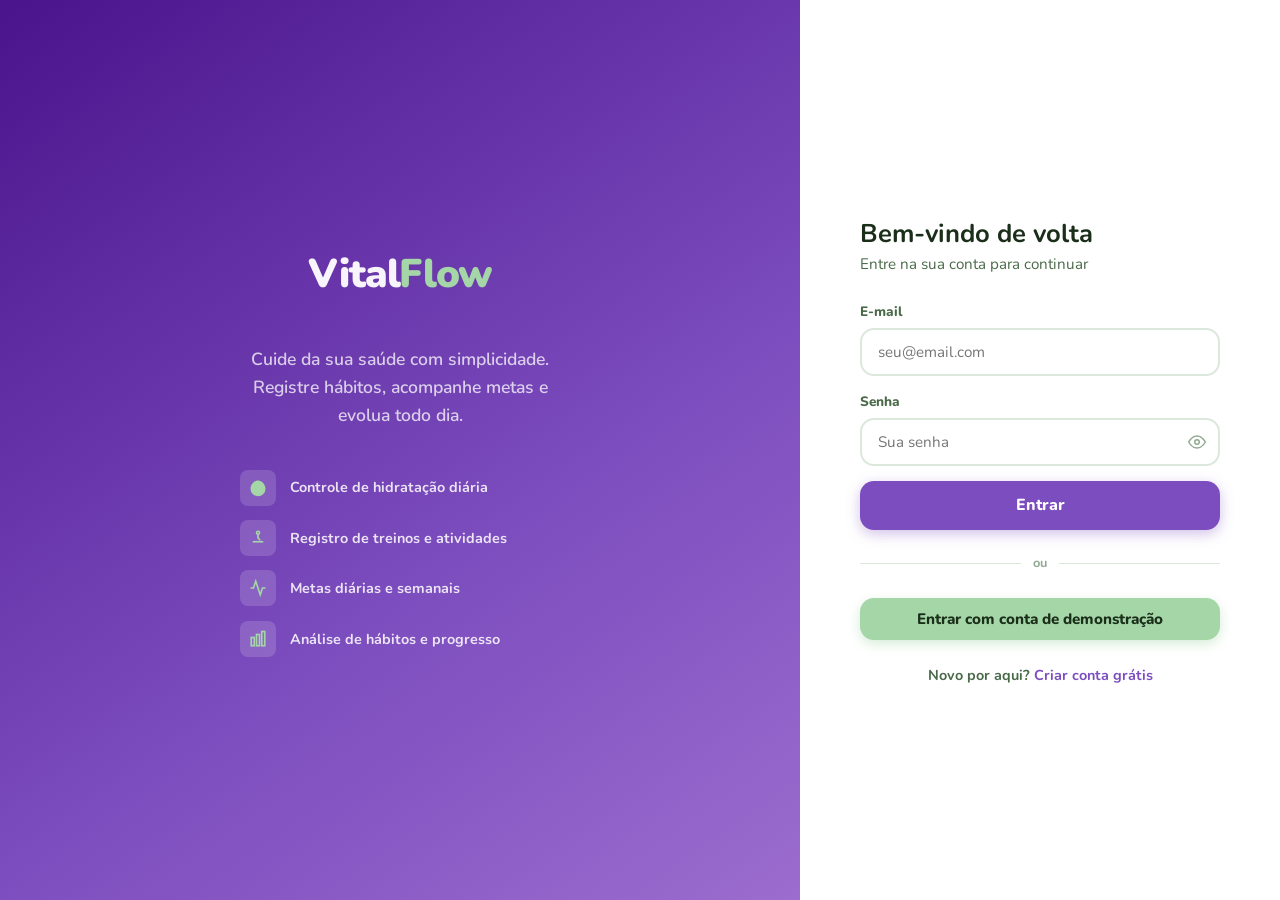
<file: index.html>
<!DOCTYPE html>
<html lang="pt-BR">
<head>
  <meta charset="UTF-8"/>
  <meta name="viewport" content="width=device-width,initial-scale=1.0"/>
  <title>VitalFlow — Entrar</title>
  <link rel="preconnect" href="https://fonts.googleapis.com"/>
  <link rel="preconnect" href="https://fonts.gstatic.com" crossorigin/>
  <link href="https://fonts.googleapis.com/css2?family=Nunito:wght@400;600;700;800;900&display=swap" rel="stylesheet"/>
  <link rel="stylesheet" href="css/style.css"/>
  <style>
    body {
      display: flex;
      min-height: 100vh;
      background: var(--mint-light);
    }

    /* ── Left panel — decorative ── */
    .login-left {
      flex: 1;
      background: linear-gradient(145deg, var(--purple-dark) 0%, var(--purple) 60%, #9c6dce 100%);
      display: flex;
      flex-direction: column;
      align-items: center;
      justify-content: center;
      padding: 3rem 4rem;
      gap: 2.5rem;
      min-width: 400px;
    }
    .login-left .brand {
      font-size: 2.5rem;
      font-weight: 900;
      color: rgba(255,255,255,.95);
      letter-spacing: -.03em;
    }
    .login-left .brand span { color: var(--mint-dark); }
    .login-left .tagline {
      font-size: 1.1rem;
      color: rgba(255,255,255,.75);
      text-align: center;
      font-weight: 600;
      line-height: 1.6;
      max-width: 340px;
    }
    .features-list {
      display: flex;
      flex-direction: column;
      gap: .9rem;
      width: 100%;
      max-width: 320px;
    }
    .feature-row {
      display: flex;
      align-items: center;
      gap: .9rem;
      color: rgba(255,255,255,.85);
      font-size: .9rem;
      font-weight: 700;
    }
    .feature-row .f-icon {
      width: 36px; height: 36px;
      border-radius: var(--r-sm);
      background: rgba(255,255,255,.15);
      display: flex; align-items: center; justify-content: center;
      flex-shrink: 0;
    }
    .feature-row .f-icon svg { width: 18px; height: 18px; color: var(--mint-dark); }

    /* ── Right panel — form ── */
    .login-right {
      width: 480px;
      flex-shrink: 0;
      display: flex;
      flex-direction: column;
      align-items: center;
      justify-content: center;
      padding: 3rem 3.5rem;
      background: var(--white);
    }
    .login-form-wrap {
      width: 100%;
      max-width: 360px;
      display: flex;
      flex-direction: column;
      gap: 1.5rem;
    }
    .login-form-wrap h2 { color: var(--gray-900); }
    .login-form-wrap > p { color: var(--gray-600); font-size: .9rem; }

    .form-stack { display: flex; flex-direction: column; gap: .9rem; }

    .pw-wrap { position: relative; }
    .pw-wrap .input { padding-right: 3rem; }
    .pw-toggle {
      position: absolute; right: .85rem; top: 50%;
      transform: translateY(-50%);
      background: none; border: none;
      color: var(--gray-400); cursor: pointer;
      display: flex; align-items: center;
    }
    .pw-toggle:hover { color: var(--purple); }
    .pw-toggle svg { width: 18px; height: 18px; }

    .login-divider {
      display: flex; align-items: center; gap: .75rem;
      color: var(--gray-400); font-size: .8rem; font-weight: 700;
    }
    .login-divider::before, .login-divider::after {
      content: ''; flex: 1; height: 1px; background: var(--gray-200);
    }

    .signup-row {
      text-align: center;
      font-size: .85rem;
      font-weight: 700;
      color: var(--gray-600);
    }
    .signup-row a { color: var(--purple); text-decoration: none; }
    .signup-row a:hover { text-decoration: underline; }

    /* spinner */
    .spinner {
      width: 18px; height: 18px;
      border: 2.5px solid rgba(255,255,255,.4);
      border-top-color: #fff;
      border-radius: 50%;
      animation: spin .7s linear infinite;
      display: none;
    }
    @keyframes spin { to { transform: rotate(360deg); } }
    .btn.loading .btn-text { display: none; }
    .btn.loading .spinner  { display: block; }

    /* modal signup */
    .modal-overlay { font-family: 'Nunito', sans-serif; }

    @media (max-width: 860px) {
      .login-left { display: none; }
      .login-right { width: 100%; padding: 2rem 1.5rem; }
    }
  </style>
</head>
<body>

<!-- ── LEFT PANEL ── -->
<div class="login-left">
  <div class="brand">Vital<span>Flow</span></div>
  <p class="tagline">Cuide da sua saúde com simplicidade. Registre hábitos, acompanhe metas e evolua todo dia.</p>
  <div class="features-list">
    <div class="feature-row">
      <div class="f-icon">
        <svg viewBox="0 0 24 24" fill="currentColor"><path d="M12 2C6.48 2 2 8 2 13a10 10 0 0 0 20 0C22 8 17.52 2 12 2z"/></svg>
      </div>
      Controle de hidratação diária
    </div>
    <div class="feature-row">
      <div class="f-icon">
        <svg viewBox="0 0 24 24" fill="none" stroke="currentColor" stroke-width="2.2"><circle cx="12" cy="5" r="2"/><path d="M12 7v5l3 3"/><line x1="5" y1="17" x2="19" y2="17"/></svg>
      </div>
      Registro de treinos e atividades
    </div>
    <div class="feature-row">
      <div class="f-icon">
        <svg viewBox="0 0 24 24" fill="none" stroke="currentColor" stroke-width="2.2"><polyline points="22 12 18 12 15 21 9 3 6 12 2 12"/></svg>
      </div>
      Metas diárias e semanais
    </div>
    <div class="feature-row">
      <div class="f-icon">
        <svg viewBox="0 0 24 24" fill="none" stroke="currentColor" stroke-width="2.2"><rect x="3" y="10" width="4" height="11"/><rect x="10" y="6" width="4" height="15"/><rect x="17" y="2" width="4" height="19"/></svg>
      </div>
      Análise de hábitos e progresso
    </div>
  </div>
</div>

<!-- ── RIGHT PANEL ── -->
<div class="login-right">
  <div class="login-form-wrap">
    <div>
      <h2>Bem-vindo de volta</h2>
      <p>Entre na sua conta para continuar</p>
    </div>

    <form id="loginForm" novalidate class="form-stack">
      <div class="form-group">
        <label for="email">E-mail</label>
        <input id="email" type="email" class="input" placeholder="seu@email.com" autocomplete="email" required/>
        <span class="field-error" id="emailErr">Insira um e-mail válido.</span>
      </div>
      <div class="form-group">
        <label for="password">Senha</label>
        <div class="pw-wrap">
          <input id="password" type="password" class="input" placeholder="Sua senha" autocomplete="current-password" required/>
          <button type="button" class="pw-toggle" id="togglePw" aria-label="Mostrar senha">
            <svg id="eyeOn"  viewBox="0 0 24 24" fill="none" stroke="currentColor" stroke-width="2"><path d="M1 12s4-8 11-8 11 8 11 8-4 8-11 8-11-8-11-8z"/><circle cx="12" cy="12" r="3"/></svg>
            <svg id="eyeOff" viewBox="0 0 24 24" fill="none" stroke="currentColor" stroke-width="2" style="display:none"><path d="M17.94 17.94A10.07 10.07 0 0 1 12 20c-7 0-11-8-11-8a18.45 18.45 0 0 1 5.06-5.94"/><path d="M9.9 4.24A9.12 9.12 0 0 1 12 4c7 0 11 8 11 8a18.5 18.5 0 0 1-2.16 3.19"/><line x1="1" y1="1" x2="23" y2="23"/></svg>
          </button>
        </div>
        <span class="field-error" id="pwErr">Senha incorreta ou muito curta.</span>
      </div>
      <button type="submit" class="btn btn-primary btn-full btn-lg" id="loginBtn">
        <span class="btn-text">Entrar</span>
        <div class="spinner"></div>
      </button>
    </form>

    <div class="login-divider">ou</div>

    <button type="button" class="btn btn-green btn-full" id="demoBtn">
      Entrar com conta de demonstração
    </button>

    <p class="signup-row">Novo por aqui? <a href="#" id="signupLink">Criar conta grátis</a></p>
  </div>
</div>

<!-- ── SIGNUP MODAL ── -->
<div class="modal-overlay" id="signupModal">
  <div class="modal-box">
    <div class="modal-header">
      <h3>Criar nova conta</h3>
      <button class="modal-close" id="closeSignup">×</button>
    </div>
    <form id="signupForm" novalidate class="form-stack">
      <div class="form-group">
        <label for="suName">Seu nome</label>
        <input id="suName" type="text" class="input" placeholder="Como quer ser chamado?" required/>
        <span class="field-error" id="suNameErr">Informe seu nome.</span>
      </div>
      <div class="form-group">
        <label for="suEmail">E-mail</label>
        <input id="suEmail" type="email" class="input" placeholder="seu@email.com" required/>
        <span class="field-error" id="suEmailErr">E-mail inválido ou já cadastrado.</span>
      </div>
      <div class="form-group">
        <label for="suPw">Senha</label>
        <input id="suPw" type="password" class="input" placeholder="Mínimo 6 caracteres" required/>
        <span class="field-error" id="suPwErr">Mínimo 6 caracteres.</span>
      </div>
      <button type="submit" class="btn btn-primary btn-full">Criar conta</button>
    </form>
  </div>
</div>

<div id="toast-container"></div>
<script src="js/app.js"></script>
<script>
  const DEMO = { email: 'demo@vitalflow.app', password: 'demo123', name: 'Usuário Demo' };

  function err(inputId, errId, show, msg) {
    document.getElementById(inputId).classList.toggle('error', show);
    const el = document.getElementById(errId);
    el.classList.toggle('show', show);
    if (msg) el.textContent = msg;
  }
  function validEmail(v) { return /^[^\s@]+@[^\s@]+\.[^\s@]+$/.test(v); }

  document.getElementById('togglePw').addEventListener('click', () => {
    const pw = document.getElementById('password');
    const isText = pw.type === 'text';
    pw.type = isText ? 'password' : 'text';
    document.getElementById('eyeOn').style.display  = isText ? '' : 'none';
    document.getElementById('eyeOff').style.display = isText ? 'none' : '';
  });

  function doLogin(email, pw) {
    if (email === DEMO.email && pw === DEMO.password) {
      localStorage.setItem('vf_session', JSON.stringify({ email: DEMO.email, name: DEMO.name }));
      if (!localStorage.getItem('vf_goals')) VF.saveGoals({ water: 2000, exercise: 30 });
      return true;
    }
    const users = JSON.parse(localStorage.getItem('vf_users') || '[]');
    const u = users.find(u => u.email === email && u.password === pw);
    if (u) {
      localStorage.setItem('vf_session', JSON.stringify({ email: u.email, name: u.name }));
      return true;
    }
    return false;
  }

  document.getElementById('loginForm').addEventListener('submit', e => {
    e.preventDefault();
    const email = document.getElementById('email').value.trim();
    const pw    = document.getElementById('password').value;
    let ok = true;
    if (!validEmail(email)) { err('email','emailErr',true); ok=false; } else err('email','emailErr',false);
    if (pw.length < 6)       { err('password','pwErr',true); ok=false; } else err('password','pwErr',false);
    if (!ok) return;
    const btn = document.getElementById('loginBtn');
    btn.classList.add('loading');
    setTimeout(() => {
      btn.classList.remove('loading');
      if (doLogin(email, pw)) {
        VF.toast('Bem-vindo!', 'success');
        setTimeout(() => { window.location.href = 'dashboard.html'; }, 500);
      } else {
        err('password','pwErr',true,'E-mail ou senha incorretos.');
        VF.toast('E-mail ou senha incorretos.', 'error');
      }
    }, 700);
  });

  document.getElementById('demoBtn').addEventListener('click', () => {
    localStorage.setItem('vf_session', JSON.stringify({ email: DEMO.email, name: DEMO.name }));
    if (!localStorage.getItem('vf_goals')) VF.saveGoals({ water: 2000, exercise: 30 });
    VF.toast('Bem-vindo!', 'success');
    setTimeout(() => { window.location.href = 'dashboard.html'; }, 500);
  });

  const modal = document.getElementById('signupModal');
  document.getElementById('signupLink').addEventListener('click', e => { e.preventDefault(); modal.classList.add('open'); });
  document.getElementById('closeSignup').addEventListener('click', () => modal.classList.remove('open'));
  modal.addEventListener('click', e => { if (e.target === modal) modal.classList.remove('open'); });

  document.getElementById('signupForm').addEventListener('submit', e => {
    e.preventDefault();
    const name  = document.getElementById('suName').value.trim();
    const email = document.getElementById('suEmail').value.trim();
    const pw    = document.getElementById('suPw').value;
    let ok = true;
    if (!name)              { err('suName','suNameErr',true); ok=false; } else err('suName','suNameErr',false);
    if (!validEmail(email)) { err('suEmail','suEmailErr',true,'E-mail inválido.'); ok=false; } else err('suEmail','suEmailErr',false);
    if (pw.length < 6)      { err('suPw','suPwErr',true); ok=false; } else err('suPw','suPwErr',false);
    if (!ok) return;
    const users = JSON.parse(localStorage.getItem('vf_users') || '[]');
    if (users.find(u => u.email === email)) {
      err('suEmail','suEmailErr',true,'Este e-mail já está cadastrado.'); return;
    }
    users.push({ name, email, password: pw });
    localStorage.setItem('vf_users', JSON.stringify(users));
    localStorage.setItem('vf_session', JSON.stringify({ email, name }));
    if (!localStorage.getItem('vf_goals')) VF.saveGoals({ water: 2000, exercise: 30 });
    VF.toast('Conta criada!', 'success');
    setTimeout(() => { window.location.href = 'dashboard.html'; }, 600);
  });

  if (VF.getSession()) window.location.href = 'dashboard.html';
</script>
</body>
</html>
</file>
<file: css/style.css>
/* ═══════════════════════════════════════════
   VitalFlow — Design System (Desktop)
   Paleta: Menta · Roxo · Verde Claro · Branco
═══════════════════════════════════════════ */
:root {
  /* Cores primárias */
  --mint:          #c8e6c9;
  --mint-light:    #e8f5e9;
  --mint-dark:     #a5d6a7;
  --purple:        #7c4dbe;
  --purple-dark:   #4a148c;
  --purple-light:  #ede7f6;
  --green-btn:     #a5d6a7;
  --green-btn-hov: #81c784;
  --card-bg:       #f0f7f0;
  --white:         #ffffff;

  /* Neutros */
  --gray-50:  #f8faf8;
  --gray-100: #eef2ee;
  --gray-200: #dde8dd;
  --gray-400: #90a890;
  --gray-600: #4a6a4a;
  --gray-900: #1a2e1a;

  /* Semânticos */
  --danger:   #e53935;
  --success:  #43a047;
  --info:     #1e88e5;
  --warning:  #fb8c00;

  /* Layout */
  --sidebar-w: 240px;
  --topbar-h:  64px;

  /* Radius */
  --r-sm:  8px;
  --r-md:  14px;
  --r-lg:  20px;
  --r-xl:  28px;

  /* Sombras */
  --shadow-sm: 0 1px 4px rgba(0,0,0,.07);
  --shadow-md: 0 4px 16px rgba(0,0,0,.10);
  --shadow-lg: 0 8px 32px rgba(0,0,0,.13);

  /* Animação */
  --ease: 200ms cubic-bezier(.4,0,.2,1);
}

/* ── Reset ── */
*, *::before, *::after { box-sizing: border-box; margin: 0; padding: 0; }
html { font-size: 16px; scroll-behavior: smooth; }
body {
  font-family: 'Nunito', 'Segoe UI', system-ui, sans-serif;
  background: var(--mint-light);
  color: var(--gray-900);
  min-height: 100vh;
  line-height: 1.55;
}
a { text-decoration: none; color: inherit; }
button { font-family: inherit; cursor: pointer; }
input, textarea { font-family: inherit; }
img { display: block; max-width: 100%; }

/* ── Typography ── */
h1 { font-size: clamp(1.6rem, 2.5vw, 2.2rem); font-weight: 800; }
h2 { font-size: clamp(1.2rem, 2vw, 1.6rem);   font-weight: 700; }
h3 { font-size: 1.1rem;  font-weight: 700; }
h4 { font-size: .95rem;  font-weight: 700; }
p  { color: var(--gray-600); font-size: .95rem; }

/* ═══════════════════════════════════════════
   LAYOUT SHELL
═══════════════════════════════════════════ */
.app-shell {
  display: flex;
  min-height: 100vh;
}

/* ── Sidebar ── */
.sidebar {
  width: var(--sidebar-w);
  background: var(--white);
  border-right: 1.5px solid var(--gray-200);
  display: flex;
  flex-direction: column;
  position: fixed;
  top: 0; left: 0; bottom: 0;
  z-index: 100;
  box-shadow: var(--shadow-sm);
  transition: width var(--ease), transform var(--ease);
  overflow: hidden;
}

/* ── Sidebar collapsed (desktop) ── */
.sidebar-collapsed .sidebar {
  transform: translateX(-100%);
  box-shadow: none;
}
.sidebar-collapsed .main {
  margin-left: 0;
}

/* toggle button inside topbar */
.sidebar-toggle-btn {
  width: 36px; height: 36px;
  border-radius: var(--r-sm);
  border: 1.5px solid var(--gray-200);
  background: var(--white);
  display: flex; align-items: center; justify-content: center;
  cursor: pointer;
  transition: background var(--ease), border-color var(--ease);
  flex-shrink: 0;
}
.sidebar-toggle-btn:hover { background: var(--purple-light); border-color: var(--purple); }
.sidebar-toggle-btn svg { width: 18px; height: 18px; color: var(--gray-600); }

/* mobile hamburger button (hidden on desktop) */
.mobile-menu-btn {
  display: none;
  width: 36px; height: 36px;
  border-radius: var(--r-sm);
  border: 1.5px solid var(--gray-200);
  background: var(--white);
  align-items: center; justify-content: center;
  cursor: pointer;
}
.mobile-menu-btn svg { width: 20px; height: 20px; color: var(--gray-600); }

/* mobile overlay */
.mobile-overlay {
  display: none;
  position: fixed; inset: 0;
  background: rgba(0,0,0,.4);
  z-index: 99;
}
.mobile-overlay.open { display: block; }

.sidebar-logo {
  padding: 1.5rem 1.5rem 1rem;
  font-size: 1.4rem;
  font-weight: 900;
  color: var(--purple-dark);
  letter-spacing: -.02em;
  border-bottom: 1.5px solid var(--gray-100);
  display: flex;
  align-items: center;
  gap: .6rem;
  white-space: nowrap;
}
.sidebar-logo span { color: var(--purple); }

.sidebar-user {
  padding: 1rem 1.25rem;
  display: flex;
  align-items: center;
  gap: .75rem;
  border-bottom: 1.5px solid var(--gray-100);
}
.avatar {
  width: 40px; height: 40px;
  border-radius: 50%;
  background: linear-gradient(135deg, var(--mint-dark), var(--purple));
  display: flex; align-items: center; justify-content: center;
  font-weight: 800; font-size: .95rem; color: var(--white);
  flex-shrink: 0;
}
.sidebar-user-text .name  { font-size: .9rem;  font-weight: 800; color: var(--gray-900); }
.sidebar-user-text .email { font-size: .75rem; color: var(--gray-400); }

.sidebar-nav {
  flex: 1;
  padding: .75rem 0;
  overflow-y: auto;
  overflow-x: hidden;
}
.nav-section-label {
  font-size: .7rem;
  font-weight: 800;
  text-transform: uppercase;
  letter-spacing: .08em;
  color: var(--gray-400);
  padding: .75rem 1.25rem .3rem;
  white-space: nowrap;
}
.nav-item {
  display: flex;
  align-items: center;
  gap: .75rem;
  padding: .65rem 1.25rem;
  font-size: .9rem;
  font-weight: 700;
  color: var(--gray-600);
  border-radius: 0;
  transition: background var(--ease), color var(--ease);
  position: relative;
  white-space: nowrap;
}
.nav-item svg { width: 20px; height: 20px; flex-shrink: 0; }
.nav-item:hover { background: var(--purple-light); color: var(--purple); }
.nav-item.active {
  background: var(--purple-light);
  color: var(--purple);
}
.nav-item.active::before {
  content: '';
  position: absolute;
  left: 0; top: 20%; bottom: 20%;
  width: 3px;
  background: var(--purple);
  border-radius: 0 3px 3px 0;
}

.sidebar-footer {
  padding: 1rem 1.25rem;
  border-top: 1.5px solid var(--gray-100);
}
.btn-logout {
  display: flex;
  align-items: center;
  gap: .6rem;
  width: 100%;
  padding: .6rem 1rem;
  background: none;
  border: 1.5px solid var(--gray-200);
  border-radius: var(--r-md);
  font-size: .88rem;
  font-weight: 700;
  color: var(--danger);
  transition: background var(--ease), border-color var(--ease);
  white-space: nowrap;
}
.btn-logout svg { width: 18px; height: 18px; flex-shrink: 0; }
.btn-logout:hover { background: #fdecea; border-color: var(--danger); }

/* ── Main content ── */
.main {
  margin-left: var(--sidebar-w);
  flex: 1;
  display: flex;
  flex-direction: column;
  min-height: 100vh;
  transition: margin-left var(--ease);
}

/* ══════════════════════════════════════════
   MOBILE RESPONSIVE  (≤ 768px)
══════════════════════════════════════════ */
@media (max-width: 768px) {
  :root { --topbar-h: 56px; }

  /* sidebar becomes a slide-in drawer */
  .sidebar {
    transform: translateX(-100%);
    width: var(--sidebar-w) !important;
    z-index: 200;
  }
  .sidebar.mobile-open { transform: translateX(0); }

  /* main takes full width */
  .main { margin-left: 0 !important; }

  /* show hamburger, hide desktop toggle */
  .mobile-menu-btn   { display: flex; }
  .sidebar-toggle-btn { display: none; }

  /* topbar adjustments */
  .topbar { padding: 0 1rem; }
  .topbar-greeting { display: none; }

  /* page body padding */
  .page-body { padding: 1.25rem 1rem; }

  /* grids go single-column */
  .feature-grid  { grid-template-columns: 1fr 1fr; gap: .75rem; }
  .two-col       { grid-template-columns: 1fr; }
  .three-col     { grid-template-columns: 1fr 1fr; }
  .stat-row      { grid-template-columns: 1fr 1fr; }
  .week-summary  { grid-template-columns: 1fr 1fr; }
  .preset-grid-4 { grid-template-columns: repeat(2,1fr); }

  /* welcome banner stacks */
  .welcome-banner { flex-direction: column; padding: 1.5rem; gap: 1rem; }
  .welcome-banner .banner-icon { display: none; }

  /* activity types grid */
  .activity-types { grid-template-columns: repeat(3,1fr); }

  /* achievement grid */
  .achievement-grid { grid-template-columns: 1fr; }

  /* goal hero row */
  .goal-hero-row { grid-template-columns: 1fr; }

  /* bar chart on mobile */
  .bar-chart { height: 120px; }
}

@media (max-width: 480px) {
  .feature-grid  { grid-template-columns: 1fr; }
  .three-col     { grid-template-columns: 1fr; }
  .stat-row      { grid-template-columns: 1fr 1fr; }
  .activity-types { grid-template-columns: repeat(2,1fr); }
}

/* ── Top bar ── */
.topbar {
  height: var(--topbar-h);
  background: var(--white);
  border-bottom: 1.5px solid var(--gray-200);
  display: flex;
  align-items: center;
  justify-content: space-between;
  padding: 0 2rem;
  position: sticky;
  top: 0;
  z-index: 50;
  box-shadow: var(--shadow-sm);
}
.topbar-title { font-size: 1.15rem; font-weight: 800; color: var(--gray-900); }
.topbar-right { display: flex; align-items: center; gap: .75rem; }
.topbar-greeting { font-size: .88rem; color: var(--gray-600); font-weight: 600; }

/* ── Page body ── */
.page-body {
  flex: 1;
  padding: 2rem 2.5rem;
}

/* ═══════════════════════════════════════════
   CARDS
═══════════════════════════════════════════ */
.card {
  background: var(--white);
  border-radius: var(--r-lg);
  box-shadow: var(--shadow-sm);
  padding: 1.5rem;
  border: 1.5px solid var(--gray-100);
}
.card-mint {
  background: var(--card-bg);
  border-color: var(--mint-dark);
}

/* ── Feature card (home grid) ── */
.feature-grid {
  display: grid;
  grid-template-columns: repeat(3, 1fr);
  gap: 1.25rem;
}
@media (max-width: 900px) { .feature-grid { grid-template-columns: repeat(2,1fr); } }

.feature-card {
  background: var(--white);
  border: 1.5px solid var(--gray-100);
  border-radius: var(--r-lg);
  padding: 1.75rem 1.5rem;
  display: flex;
  flex-direction: column;
  align-items: flex-start;
  gap: 1rem;
  cursor: pointer;
  transition: transform var(--ease), box-shadow var(--ease), border-color var(--ease);
  text-decoration: none;
  color: inherit;
}
.feature-card:hover {
  transform: translateY(-4px);
  box-shadow: var(--shadow-md);
  border-color: var(--purple);
}
.feature-card .fc-icon {
  width: 52px; height: 52px;
  border-radius: var(--r-md);
  display: flex; align-items: center; justify-content: center;
}
.feature-card .fc-icon svg { width: 28px; height: 28px; }
.feature-card .fc-title { font-size: 1.05rem; font-weight: 800; color: var(--gray-900); }
.feature-card .fc-desc  { font-size: .83rem; color: var(--gray-600); line-height: 1.45; margin-top: -.5rem; }
.fc-arrow { margin-left: auto; opacity: .35; transition: opacity var(--ease), transform var(--ease); }
.feature-card:hover .fc-arrow { opacity: 1; transform: translateX(3px); }

/* icon bg variants */
.icon-water    { background: #e1f5fe; color: #0288d1; }
.icon-exercise { background: var(--purple-light); color: var(--purple); }
.icon-chart    { background: #e8f5e9; color: #388e3c; }
.icon-goal     { background: #fff3e0; color: #f57c00; }
.icon-habit    { background: #fce4ec; color: #c2185b; }

/* ═══════════════════════════════════════════
   PROGRESS
═══════════════════════════════════════════ */
.progress-wrap {
  display: flex;
  flex-direction: column;
  gap: .4rem;
}
.progress-header {
  display: flex;
  justify-content: space-between;
  align-items: center;
  font-size: .85rem;
  font-weight: 700;
  color: var(--gray-600);
}
.progress-value { font-weight: 800; color: var(--gray-900); }
.progress-track {
  height: 12px;
  background: var(--gray-100);
  border-radius: 999px;
  overflow: hidden;
}
.progress-fill {
  height: 100%;
  border-radius: 999px;
  transition: width .7s cubic-bezier(.4,0,.2,1);
}
.fill-water    { background: linear-gradient(90deg,#81d4fa,#0288d1); }
.fill-exercise { background: linear-gradient(90deg,#ce93d8,var(--purple)); }
.fill-green    { background: linear-gradient(90deg,var(--mint-dark),#388e3c); }

/* ═══════════════════════════════════════════
   BUTTONS
═══════════════════════════════════════════ */
.btn {
  display: inline-flex;
  align-items: center;
  justify-content: center;
  gap: .5rem;
  padding: .7rem 1.5rem;
  border: none;
  border-radius: var(--r-md);
  font-size: .95rem;
  font-weight: 800;
  cursor: pointer;
  transition: transform var(--ease), box-shadow var(--ease), background var(--ease), opacity var(--ease);
  white-space: nowrap;
}
.btn:active { transform: scale(.97); }
.btn svg { width: 18px; height: 18px; }

.btn-primary {
  background: var(--purple);
  color: var(--white);
  box-shadow: 0 4px 14px rgba(124,77,190,.35);
}
.btn-primary:hover { background: var(--purple-dark); box-shadow: 0 6px 20px rgba(74,20,140,.4); }

.btn-green {
  background: var(--green-btn);
  color: var(--gray-900);
  box-shadow: 0 4px 12px rgba(165,214,167,.45);
}
.btn-green:hover { background: var(--green-btn-hov); }

.btn-ghost {
  background: transparent;
  color: var(--gray-600);
  border: 1.5px solid var(--gray-200);
}
.btn-ghost:hover { border-color: var(--purple); color: var(--purple); background: var(--purple-light); }

.btn-danger {
  background: var(--danger);
  color: var(--white);
}
.btn-danger:hover { background: #b71c1c; }

.btn-full { width: 100%; }
.btn-lg   { padding: .85rem 2rem; font-size: 1rem; }
.btn-sm   { padding: .4rem .9rem; font-size: .82rem; }

/* preset chips */
.preset-grid {
  display: grid;
  gap: .6rem;
}
.preset-grid-2 { grid-template-columns: repeat(2,1fr); }
.preset-grid-4 { grid-template-columns: repeat(4,1fr); }
@media (max-width: 600px) { .preset-grid-4 { grid-template-columns: repeat(2,1fr); } }

.preset-btn {
  padding: .75rem 1rem;
  background: var(--card-bg);
  border: 2px solid var(--gray-200);
  border-radius: var(--r-md);
  font-size: .95rem;
  font-weight: 800;
  color: var(--purple);
  transition: background var(--ease), border-color var(--ease), transform var(--ease);
  text-align: center;
}
.preset-btn:hover  { background: var(--purple-light); border-color: var(--purple); transform: translateY(-2px); }
.preset-btn:active { transform: scale(.96); }

/* ═══════════════════════════════════════════
   FORM ELEMENTS
═══════════════════════════════════════════ */
.form-group { display: flex; flex-direction: column; gap: .4rem; }
.form-group label { font-size: .85rem; font-weight: 800; color: var(--gray-600); }

.input {
  padding: .75rem 1rem;
  border: 2px solid var(--gray-200);
  border-radius: var(--r-md);
  font-size: .95rem;
  color: var(--gray-900);
  background: var(--white);
  outline: none;
  transition: border-color var(--ease), box-shadow var(--ease);
  width: 100%;
}
.input:focus { border-color: var(--purple); box-shadow: 0 0 0 3px rgba(124,77,190,.12); }
.input.error  { border-color: var(--danger); }
.input-lg { padding: .9rem 1.1rem; font-size: 1.1rem; }

.field-error { font-size: .78rem; color: var(--danger); display: none; }
.field-error.show { display: block; }

/* range slider */
.slider {
  -webkit-appearance: none;
  appearance: none;
  width: 100%;
  height: 8px;
  border-radius: 999px;
  background: var(--gray-200);
  outline: none;
  cursor: pointer;
}
.slider::-webkit-slider-thumb {
  -webkit-appearance: none;
  width: 22px; height: 22px;
  border-radius: 50%;
  background: var(--purple);
  border: 2.5px solid var(--white);
  box-shadow: 0 2px 8px rgba(124,77,190,.35);
  cursor: pointer;
}

/* ═══════════════════════════════════════════
   STAT / SUMMARY BOXES
═══════════════════════════════════════════ */
.stat-row {
  display: grid;
  grid-template-columns: repeat(auto-fit, minmax(160px, 1fr));
  gap: 1rem;
}
.stat-box {
  background: var(--card-bg);
  border-radius: var(--r-md);
  padding: 1.1rem 1.25rem;
  display: flex;
  flex-direction: column;
  gap: .3rem;
  border: 1.5px solid var(--mint);
}
.stat-box .stat-label { font-size: .78rem; font-weight: 700; color: var(--gray-400); text-transform: uppercase; letter-spacing: .05em; }
.stat-box .stat-val   { font-size: 1.6rem; font-weight: 900; color: var(--gray-900); line-height: 1; }
.stat-box .stat-unit  { font-size: .8rem;  font-weight: 600; color: var(--gray-400); }

/* ═══════════════════════════════════════════
   HISTORY LIST
═══════════════════════════════════════════ */
.history-list { display: flex; flex-direction: column; gap: .5rem; }
.history-item {
  display: flex;
  align-items: center;
  justify-content: space-between;
  padding: .75rem 1rem;
  background: var(--gray-50);
  border-radius: var(--r-sm);
  border: 1px solid var(--gray-100);
}
.history-item .hi-left { display: flex; align-items: center; gap: .75rem; font-size: .9rem; font-weight: 700; color: var(--gray-900); }
.history-item .hi-badge { width: 34px; height: 34px; border-radius: 50%; display: flex; align-items: center; justify-content: center; flex-shrink: 0; }
.hi-badge.water    { background: #e1f5fe; color: #0288d1; }
.hi-badge.exercise { background: var(--purple-light); color: var(--purple); }
.history-item .hi-time { font-size: .78rem; color: var(--gray-400); font-weight: 600; }
.history-empty { text-align: center; padding: 2rem; color: var(--gray-400); font-size: .9rem; font-weight: 600; }

/* ═══════════════════════════════════════════
   BADGES / CHIPS
═══════════════════════════════════════════ */
.chip {
  display: inline-block;
  padding: .2rem .75rem;
  border-radius: 999px;
  font-size: .75rem;
  font-weight: 800;
}
.chip-purple { background: var(--purple-light); color: var(--purple); }
.chip-green  { background: #e8f5e9; color: #388e3c; }
.chip-orange { background: #fff3e0; color: #f57c00; }
.chip-red    { background: #fdecea; color: var(--danger); }

/* ═══════════════════════════════════════════
   TOAST
═══════════════════════════════════════════ */
#toast-container {
  position: fixed;
  bottom: 1.5rem; right: 1.75rem;
  display: flex; flex-direction: column; gap: .5rem;
  z-index: 9999; pointer-events: none;
}
.toast {
  background: var(--gray-900);
  color: var(--white);
  padding: .8rem 1.25rem;
  border-radius: var(--r-md);
  font-size: .88rem; font-weight: 700;
  box-shadow: var(--shadow-lg);
  max-width: 320px;
  opacity: 0; transform: translateY(8px);
  transition: opacity .22s ease, transform .22s ease;
  pointer-events: all;
}
.toast.show { opacity: 1; transform: translateY(0); }
.toast.success { background: #2e7d32; }
.toast.error   { background: var(--danger); }

/* ═══════════════════════════════════════════
   MODAL OVERLAY
═══════════════════════════════════════════ */
.modal-overlay {
  display: none; position: fixed; inset: 0;
  background: rgba(0,0,0,.4);
  z-index: 500;
  align-items: center; justify-content: center;
  padding: 1.5rem;
}
.modal-overlay.open { display: flex; }
.modal-box {
  background: var(--white);
  border-radius: var(--r-xl);
  padding: 2rem;
  max-width: 440px; width: 100%;
  box-shadow: var(--shadow-lg);
  display: flex; flex-direction: column; gap: 1.25rem;
}
.modal-header {
  display: flex; align-items: center; justify-content: space-between;
}
.modal-header h3 { color: var(--gray-900); }
.modal-close { background: none; border: none; font-size: 1.5rem; cursor: pointer; color: var(--gray-400); line-height: 1; }
.modal-close:hover { color: var(--gray-900); }

/* ═══════════════════════════════════════════
   PAGE-SPECIFIC HELPERS
═══════════════════════════════════════════ */
.page-header {
  display: flex;
  align-items: flex-start;
  justify-content: space-between;
  gap: 1rem;
  margin-bottom: 1.75rem;
  flex-wrap: wrap;
}
.page-header-left  { display: flex; flex-direction: column; gap: .25rem; }
.page-header h1    { color: var(--gray-900); }
.page-header p     { max-width: 500px; }

.section-label {
  font-size: .72rem;
  font-weight: 800;
  text-transform: uppercase;
  letter-spacing: .08em;
  color: var(--gray-400);
  margin-bottom: .6rem;
}

/* two-col layout */
.two-col {
  display: grid;
  grid-template-columns: 1fr 1fr;
  gap: 1.25rem;
}
@media (max-width: 800px) { .two-col { grid-template-columns: 1fr; } }

.three-col {
  display: grid;
  grid-template-columns: repeat(3,1fr);
  gap: 1rem;
}
@media (max-width: 900px) { .three-col { grid-template-columns: repeat(2,1fr); } }
@media (max-width: 600px) { .three-col { grid-template-columns: 1fr; } }

/* ── Divider ── */
.divider { height: 1px; background: var(--gray-100); margin: .25rem 0; }

/* ── Empty state ── */
.empty-state {
  text-align: center;
  padding: 3rem 1rem;
  display: flex; flex-direction: column; align-items: center; gap: .75rem;
  color: var(--gray-400);
}
.empty-state svg { width: 48px; height: 48px; opacity: .35; }
.empty-state p { font-size: .9rem; max-width: 260px; }

/* ── Scrollbar ── */
::-webkit-scrollbar { width: 6px; }
::-webkit-scrollbar-track { background: transparent; }
::-webkit-scrollbar-thumb { background: var(--gray-200); border-radius: 3px; }
</file>
